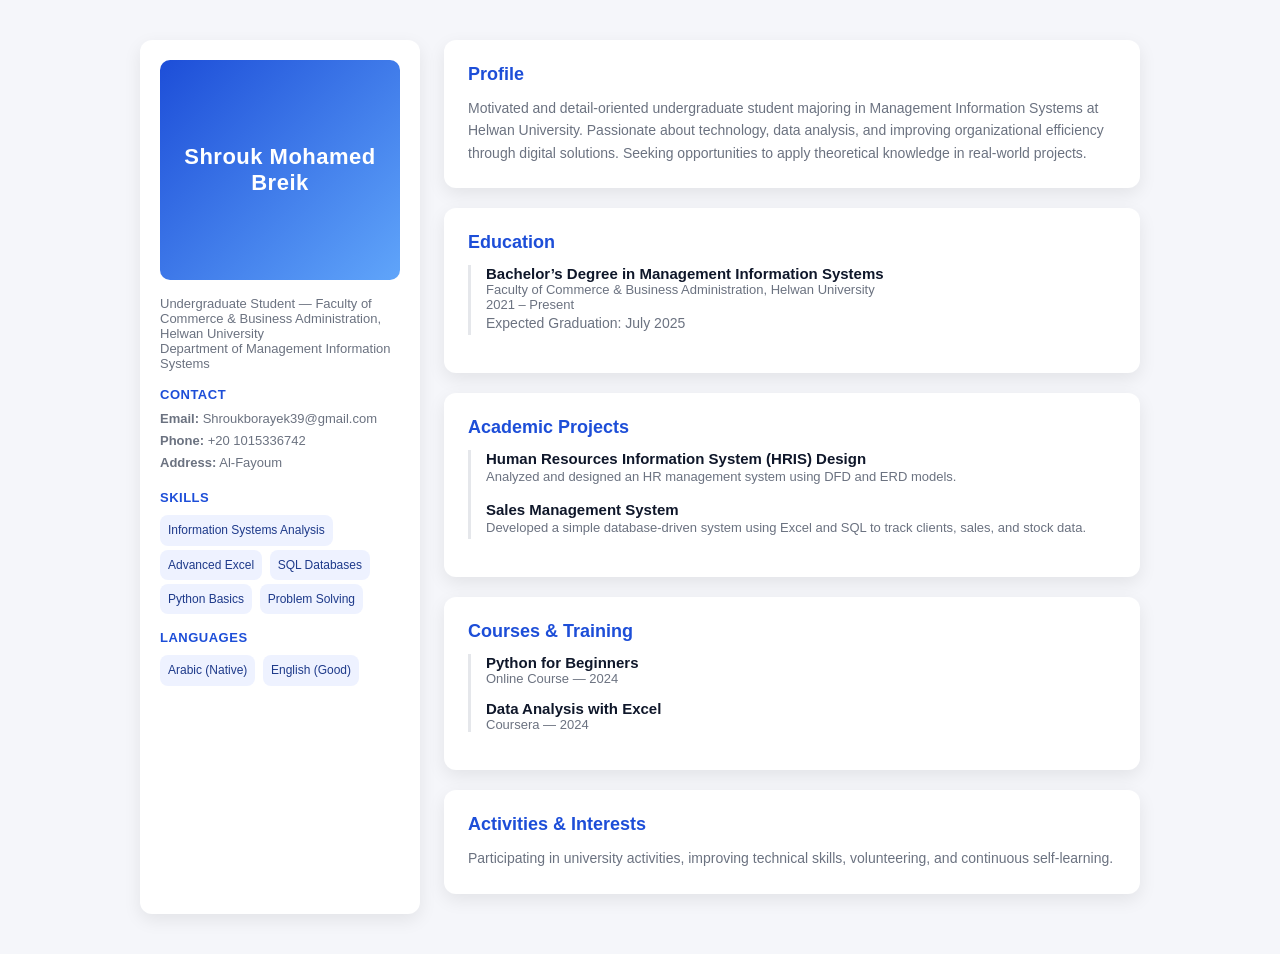
<file: index.html>
<!DOCTYPE html>
<html lang="en">

<head>
    <meta charset="UTF-8">
    <meta name="viewport" content="width=device-width, initial-scale=1.0">
    <title>CV - Shrouk Mohamed Breik</title>
    <link rel="stylesheet" type="text/css" href="index.css">
</head>

<body>
    <div class="cv-container">

        <!-- Sidebar -->
        <aside class="sidebar">
            <div class="photo">
                Shrouk Mohamed Breik
            </div>

            <p>Undergraduate Student — Faculty of Commerce & Business Administration, Helwan University<br>
                Department of Management Information Systems</p>

            <div class="section-title">Contact</div>
            <div class="contact-info">
                <div><strong>Email:</strong> Shroukborayek39@gmail.com</div>
                <div><strong>Phone:</strong> +20 1015336742</div>
                <div><strong>Address:</strong> Al-Fayoum</div>
            </div>

            <div class="section-title">Skills</div>
            <div class="skills">
                <span>Information Systems Analysis</span>
                <span>Advanced Excel</span>
                <span>SQL Databases</span>
                <span>Python Basics</span>
                <span>Problem Solving</span>
            </div>

            <div class="section-title">Languages</div>
            <div class="languages">
                <span>Arabic (Native)</span>
                <span>English (Good)</span>
            </div>
        </aside>

        <!-- Main Content -->
        <main class="main">

            <section class="card">
                <h3>Profile</h3>
                <p>
                    Motivated and detail-oriented undergraduate student majoring in Management Information Systems at
                    Helwan University. Passionate about technology, data analysis, and improving organizational
                    efficiency through digital solutions. Seeking opportunities to apply theoretical knowledge in
                    real-world projects.
                </p>
            </section>

            <section class="card">
                <h3>Education</h3>
                <div class="timeline">
                    <div class="timeline-entry">
                        <h4>Bachelor’s Degree in Management Information Systems</h4>
                        <div class="meta">Faculty of Commerce & Business Administration, Helwan University<br>2021 –
                            Present</div>
                        <p>Expected Graduation: July 2025</p>
                    </div>
                </div>
            </section>

            <section class="card">
                <h3>Academic Projects</h3>
                <div class="timeline">
                    <div class="timeline-entry">
                        <h4>Human Resources Information System (HRIS) Design</h4>
                        <p class="meta">Analyzed and designed an HR management system using DFD and ERD models.</p>
                    </div>
                    <div class="timeline-entry">
                        <h4>Sales Management System</h4>
                        <p class="meta">Developed a simple database-driven system using Excel and SQL to track clients,
                            sales, and stock data.</p>
                    </div>
                </div>
            </section>

            <section class="card">
                <h3>Courses & Training</h3>
                <div class="timeline">
                    <div class="timeline-entry">
                        <h4>Python for Beginners</h4>
                        <div class="meta">Online Course — 2024</div>
                    </div>
                    <div class="timeline-entry">
                        <h4>Data Analysis with Excel</h4>
                        <div class="meta">Coursera — 2024</div>
                    </div>
                </div>
            </section>

            <section class="card">
                <h3>Activities & Interests</h3>
                <p>
                    Participating in university activities, improving technical skills, volunteering, and continuous
                    self-learning.
                </p>
            </section>

        </main>
    </div>
</body>

</html>
</file>
<file: index.css>
:root {
      --bg: #f5f6fa;
      --card: #ffffff;
      --accent: #1d4ed8;
      --text: #0f172a;
      --muted: #6b7280;
      --shadow: 0 6px 18px rgba(0, 0, 0, 0.08);
      --font: "Poppins", "Segoe UI", Arial, sans-serif;
    }
    * {
      box-sizing: border-box;
      margin: 0;
      padding: 0;
    }
    body {
      background: var(--bg);
      font-family: var(--font);
      color: var(--text);
      padding: 40px;
    }
    .cv-container {
      display: flex;
      gap: 24px;
      max-width: 1000px;
      margin: 0 auto;
      flex-wrap: wrap;
    }
    .sidebar {
      width: 280px;
      background: var(--card);
      border-radius: 12px;
      box-shadow: var(--shadow);
      padding: 20px;
    }
    .photo {
      width: 100%;
      height: 220px;
      border-radius: 10px;
      background: linear-gradient(135deg, var(--accent), #60a5fa);
      color: white;
      display: flex;
      align-items: center;
      justify-content: center;
      font-size: 22px;
      font-weight: 600;
      margin-bottom: 16px;
      text-align: center;
      letter-spacing: 0.5px;
    }
    .sidebar p {
      font-size: 13px;
      color: var(--muted);
      margin-bottom: 12px;
    }
    .section-title {
      font-size: 13px;
      font-weight: 700;
      color: var(--accent);
      margin-top: 16px;
      margin-bottom: 6px;
      text-transform: uppercase;
      letter-spacing: 0.5px;
    }
    .contact-info,
    .skills,
    .languages {
      font-size: 13px;
      color: var(--muted);
      line-height: 1.7;
    }
    .skills span,
    .languages span {
      display: inline-block;
      background: #eef2ff;
      color: #1e3a8a;
      padding: 5px 8px;
      border-radius: 8px;
      margin: 4px 4px 0 0;
      font-size: 12px;
    }
    .main {
      flex: 1;
      min-width: 300px;
    }
    .card {
      background: var(--card);
      border-radius: 12px;
      box-shadow: var(--shadow);
      padding: 24px;
      margin-bottom: 20px;
    }
    .card h3 {
      color: var(--accent);
      margin-bottom: 12px;
      font-size: 18px;
    }
    .card p {
      color: var(--muted);
      font-size: 14px;
      line-height: 1.6;
    }
    .timeline {
      border-left: 3px solid #e5e7eb;
      padding-left: 15px;
      margin-top: 10px;
    }
    .timeline-entry {
      position: relative;
      margin-bottom: 14px;
    }
    .timeline-entry::before {
      display: none;
    }
    .timeline-entry h4 {
      margin: 0;
      font-size: 15px;
      color: var(--text);
      font-weight: 600;
    }
    .timeline-entry .meta {
      font-size: 13px;
      color: var(--muted);
    }
    @media (max-width: 768px) {
      body {
        padding: 20px;
      }
      .cv-container {
        flex-direction: column;
      }
      .sidebar {
        width: 100%;
      }
    }
</file>
